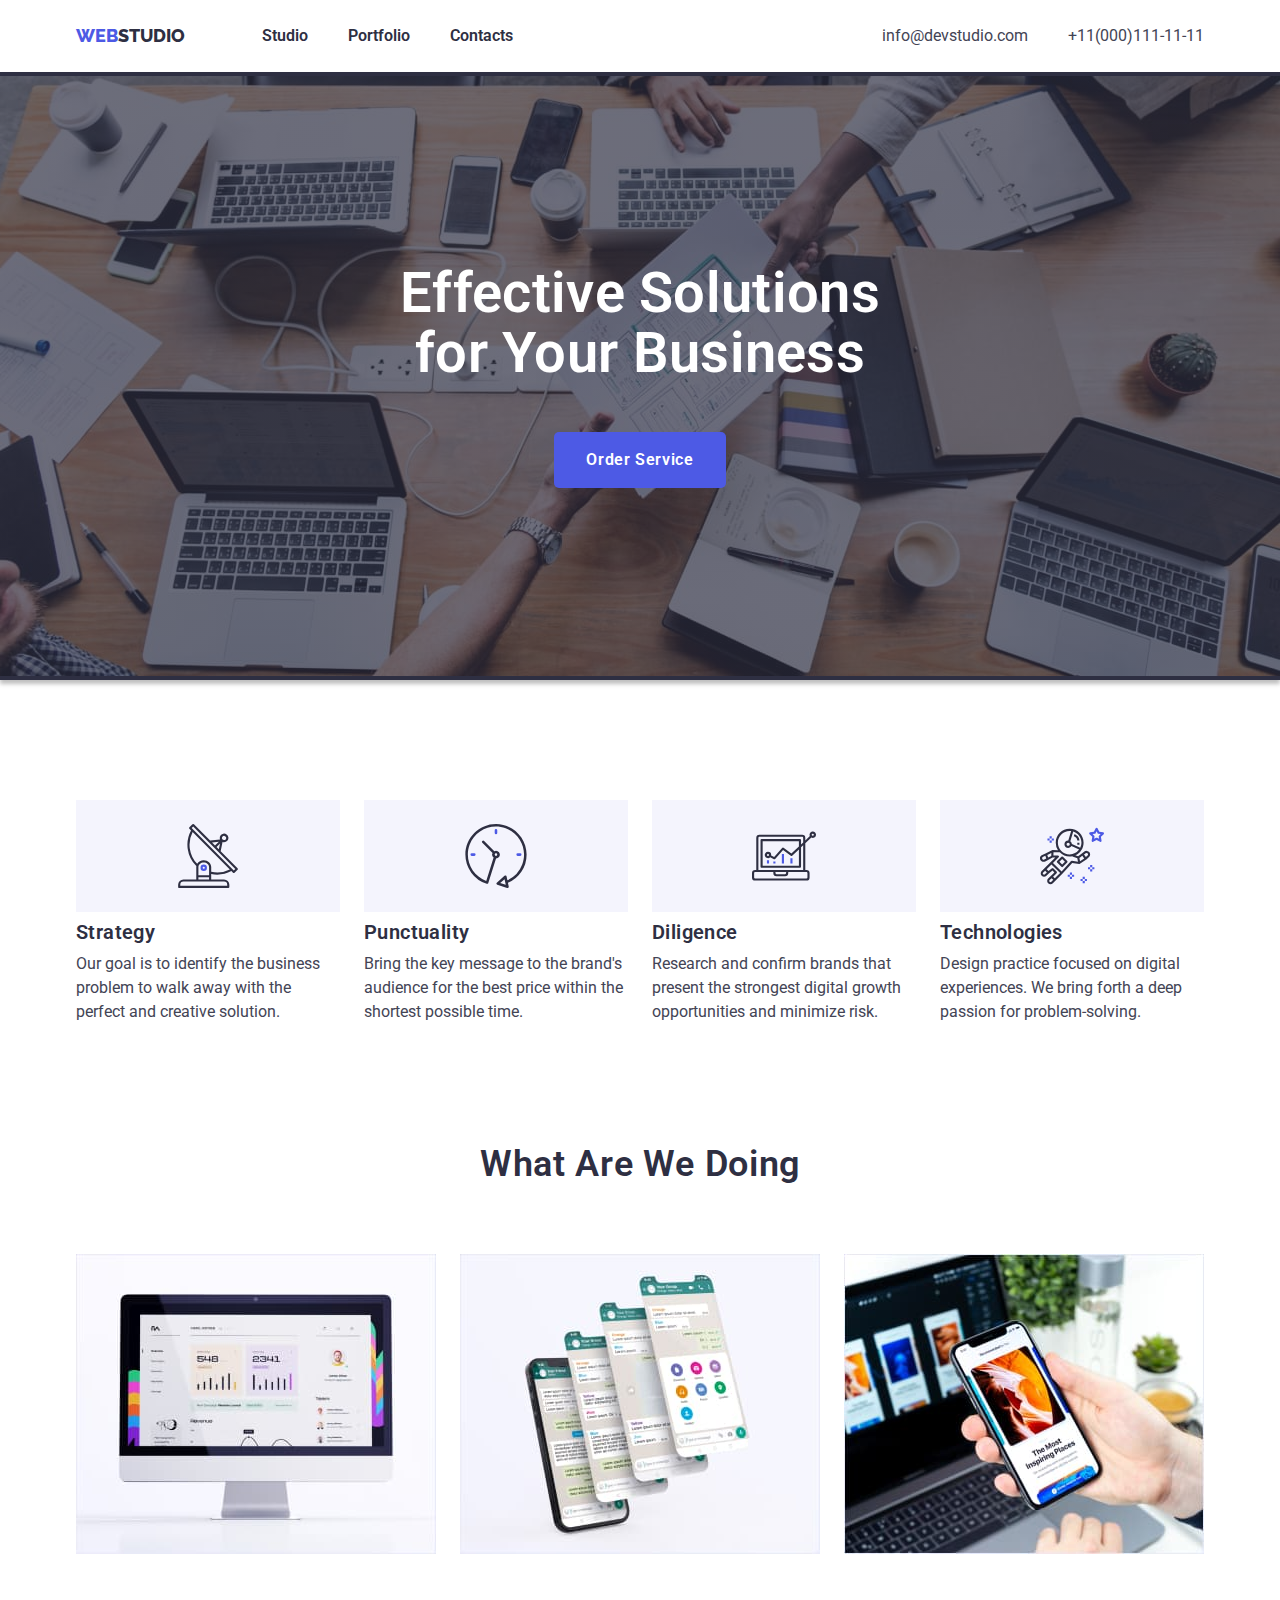
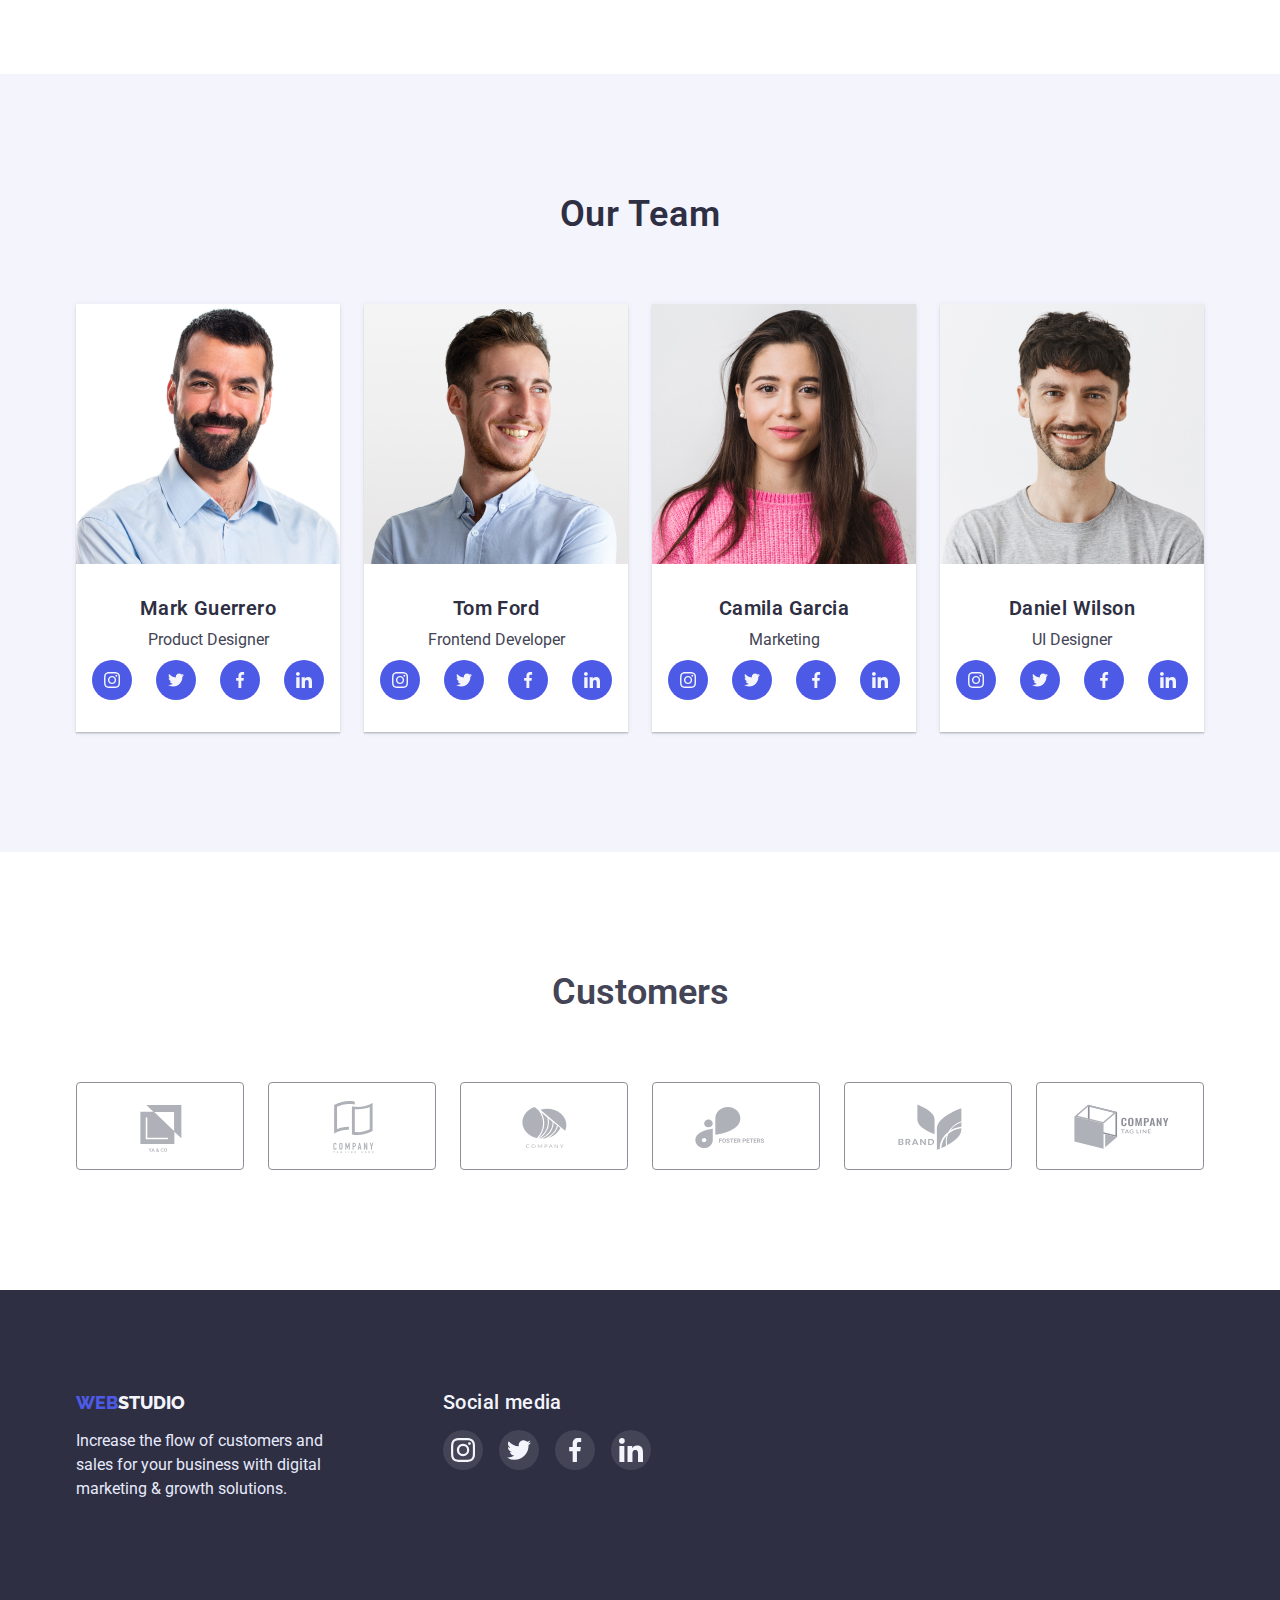
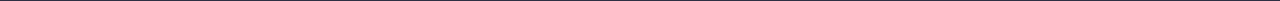
<file: index.html>
<!DOCTYPE html>
<html lang="en">

<head>
    <meta charset="UTF-8">
    <meta http-equiv="X-UA-Compatible" content="IE=edge">
    <meta name="viewport" content="width=device-width, initial-scale=1.0">
    <title>Document</title>
<link rel="stylesheet" href="./css/modern-normalize.css">   
 <link rel="preconnect" href="https://fonts.googleapis.com">
    <link rel="preconnect" href="https://fonts.gstatic.com" crossorigin>
    <link
        href="https://fonts.googleapis.com/css2?family=Montserrat:wght@400;700&family=Raleway:wght@800&family=Roboto:wght@400;500&display=swap"
        rel="stylesheet">
    <link rel="stylesheet" href="./css/styles.css">
</head>

<body>
    <header class="header">
        <div class=" head container">
        <a href="#" class="logo"> <span class="low-logo"> web</span>studio</a>
        <nav class="main-nav">
            <ul class="nav-list">
                <li class="item">
                    <a href="#" class="nav-links">Studio</a>
                </li>
                <li class="item">
                    <a href="./portfolio.html" class="nav-links">Portfolio</a>
                </li>
                <li class="item">
                    <a href="#" class="nav-links">Contacts</a>
                </li>
            </ul>
        </nav>
        
        <ul class="adress-list">
            <li class="item"> <a href="mailto:info@devstudio.com" class="contacts">info@devstudio.com</a></li>
            <li class="item"> <a href="tel:+11(000)111-11-11" class="contacts">+11(000)111-11-11</a></li>
        </ul>
        
        </div>
    </header>
    <main>
        <section class="hero">
            <div class="hero-container">
            <h1 class="hero-title">Effective Solutions for Your Business</h1>
            <button type="button" class="main-button">Order Service</button>
            </div>
        </section>
        <section class=" main" >
            <div class="container">
            <h2 class="hidden-title">features</h2>
            <ul class="card-list">
                <li class="item">
                    <div class="icon-back">
                    <svg  class="icon" width="64px" height="64px" >
                        <use href="./images/symbol-defs.svg#icon-antenna"></use>
                    </svg>
                    </div>
                    <h3 class="card-title">Strategy</h3>
                    <p class="card-text">Our goal is to identify the business
                        problem to walk away with the perfect and creative solution. </p>
                </li>
                <li class="item">
                    <div class="icon-back">
                        <svg class="icon" width="64px" height="64px">
                            <use href="./images/symbol-defs.svg#icon-clock"></use>
                        </svg>
                    </div>
                    <h3 class="card-title">Punctuality</h3>
                    <p class="card-text">Bring the key message to the brand's audience for the best price within the
                        shortest possible time.
                    </p>
                </li>
                <li class="item">
                    <div class="icon-back">
                        <svg class="icon" width="64px" height="64px">
                            <use href="./images/symbol-defs.svg#icon-diagram"></use>
                        </svg>
                    </div>
                    <h3 class="card-title">Diligence</h3>
                    <p class="card-text">Research and confirm brands that present the strongest digital growth
                        opportunities and minimize
                        risk.</p>
                </li>
                <li class="item">
                    <div class="icon-back">
                        <svg class="icon" width="64px" height="64px">
                            <use href="./images/symbol-defs.svg#icon-astronaut"></use>
                        </svg>
                    </div>
                    <h3 class="card-title">Technologies</h3>
                    <p class="card-text">Design practice focused on digital experiences. We bring forth a deep passion
                        for problem-solving.
                    </p>
                </li>
            </ul>
            </div>
        </section>
        <section class="services">
            <div class="container ">
            <h2 class="card-title advantages-title ">What Are We Doing</h2>
            <ul class="services-list">
                <li class="item">
                    <img src="images/comp.jpg" alt="computer with diagramm" width="360">
                </li>
                <li class="item">
                    <img src="images/tel.jpg" alt="interface" width="360">
                </li>
                <li class="item">
                    <img src="images/hand.jpg" alt="mobile in hand" width="360">
                </li>
            </ul>
            </div>
        </section>
        
        <section class="team-list ">
           <div class="container">
            <h2 class="card-title our-team-title "> Our Team</h2>
            <ul class="team-card-list">
                <li class="team-list-item">
                    <img src="images/mark.jpg" alt="Product Designer" width="264">
                    <div class="team-list-thumb">
                    <h3 class="card-title">Mark Guerrero</h3>
                    <p class="card-text">Product Designer</p>
                    </div>
                    <ul class="team-icons">
                        <li class="item">
                            
                                <a href="#">
                                    <svg width="16px" height="16px">
                                    <use href="./images/symbol-deffs.svg#icon-instagram-2"></use>
                                </svg>
                            </a>
                            
                        </li>
                        <li class="item">
                            <a href="#">
                                <svg width="16px" height="16px">
                                    <use href="./images/symbol-deffs.svg#icon-twitter-1"></use>
                                </svg>
                            </a>
                        
                         </li>
                         <li class="item">
                            <a href="#">
                                <svg width="16px" height="16px">
                                    <use href="./images/symbol-deffs.svg#icon-facebook-1"></use>
                                </svg>
                            </a>
                        </li>
                        <li class="item">
                            
                                <a href="#">
                                    <svg width="16px" height="16px">
                                        <use href="./images/symbol-deffs.svg#icon-linkedin-1"></use>
                                    </svg>
                                </a>
                        </li>
                    </ul>
                </li>
                <li class="team-list-item">
                    <img src="images/tom.jpg" alt="Frontend Developer" width="264">
                    <div class="team-list-thumb">
                    <h3 class="card-title">Tom Ford</h3>
                    <p class="card-text">Frontend Developer</p>
                    </div>
                    <ul class="team-icons">
                        <li class="item">
                            
                                <a href="#">
                                    <svg width="16px" height="16px">
                                        <use href="./images/symbol-deffs.svg#icon-instagram-2"></use>
                                    </svg>
                                </a>
                        </li>
                        <li class="item">
                                <a href="#">
                                    <svg width="16px" height="16px">
                                        <use href="./images/symbol-deffs.svg#icon-twitter-1"></use>
                                    </svg>
                                </a>
                        </li>
                        <li class="item">
                                <a href="#">
                                    <svg width="16px" height="16px">
                                        <use href="./images/symbol-deffs.svg#icon-facebook-1"></use>
                                    </svg>
                                </a>
                            
                        </li>
                        <li class="item">
                            
                                <a href="#">
                                    <svg width="16px" height="16px">
                                    <use href="./images/symbol-deffs.svg#icon-linkedin-1"></use>
                                </svg></a>
                            
                        </li>
                    </ul>
                </li>
                <li class="team-list-item">
                    <img src="images/camilla.jpg" alt="Marketing" width="264">
                    <div class="team-list-thumb">
                    <h3 class="card-title">Camila Garcia</h3>
                    <p class="card-text">Marketing</p>
                    </div>
                    <ul class="team-icons">
                        <li class="item">
                            
                                <a href="#">
                                    <svg width="16px" height="16px">
                                        <use href="./images/symbol-deffs.svg#icon-instagram-2"></use>
                                    </svg>
                                </a>
                            
                        </li>
                        <li class="item">
                                <a href="#">
                                    <svg width="16px" height="16px">
                                        <use href="./images/symbol-deffs.svg#icon-twitter-1"></use>
                                    </svg>
                                </a>
                        </li>
                        <li class="item">
                                <a href="#">
                                    <svg width="16px" height="16px">
                                        <use href="./images/symbol-deffs.svg#icon-facebook-1"></use>
                                    </svg>
                                </a>
                            
                        </li>
                        <li class="item">
                            
                                <a href="#">
                                    <svg width="16px" height="16px">
                                        <use href="./images/symbol-deffs.svg#icon-linkedin-1"></use>
                                    </svg>
                                </a>
                            
                        </li>
                    </ul>
                </li>
                <li class="team-list-item">
                    <img src="images/daniel.jpg" alt="UI Designer" width="264">
                    <div class="team-list-thumb">
                    <h3 class="card-title">Daniel Wilson</h3>
                    <p class="card-text">UI Designer</p>
                    </div>
                    <ul class="team-icons">
                        <li class="item">
                            
                                <a href="#">
                                    <svg width="16px" height="16px">
                                        <use href="./images/symbol-deffs.svg#icon-instagram-2"></use>
                                    </svg>
                                </a>
                            
                        </li>
                        <li class="item">
                                <a href="#">
                                    <svg width="16px" height="16px" >
                                        <use href="./images/symbol-deffs.svg#icon-twitter-1"></use>
                                    </svg>
                                </a>
                            
                        </li>
                        <li class="item">
                                <a href="#">
                                    <svg width="16px" height="16px">
                                        <use href="./images/symbol-deffs.svg#icon-facebook-1"></use>
                                    </svg>
                                </a>
                            
                        </li>
                        <li class="item">
                            
                                <a href="#">
                                    <svg width="16px" height="16px">
                                        <use href="./images/symbol-deffs.svg#icon-linkedin-1"></use>
                                    </svg>
                                </a>
                            
                        </li>
                    </ul>
                </li>
            </ul>
            </div>
        </section>

        <section class="customers-list">
            <div class="container">
            <h2 class="customers-title">Customers</h2>
            <ul class="customers-icons">
                <li class="item">
                    <a href="#" class="customers-links">
                    <svg class="custom-svg" widht="104px" height="56px" >
                        <use href="./images/symbol-deffs.svg#icon-logo" ></use>
                    </svg>
                    </a>
                </li>
  
                <li class="item">
                    <a href="#" class="customers-links">
                    <svg class="custom-svg" widht="104" height="56">
                        <use href="./images/symbol-deffs.svg#icon-logo-1" ></use>
                    </svg>
                    </a>
                </li>
                
                <li class="item">
                    <a href="#" class="customers-links">
                    <svg class="custom-svg" widht="104" height="56">
                        <use href="./images/symbol-deffs.svg#icon-logo-2" ></use>
                    </svg>
                    </a>
                </li>
                
                <li class="item">
                 <a href="#" class="customers-links">
                    <svg class="custom-svg" widht="104" height="56">
                        <use href="./images/symbol-deffs.svg#icon-logo-3" ></use>
                    </svg>
                 </a>
                </li>
                 
                <li class="item">
                    <a href="#" class="customers-links">
                    <svg class="custom-svg" widht="104" height="56" >
                        <use href="./images/symbol-deffs.svg#icon-logo-4" ></use>
                    </svg>
                    </a>
                </li> 
                
                <li class="item">
                    <a href="#" class="customers-links">
                    <svg class="custom-svg" widht="104" height="56">
                        <use href="./images/symbol-deffs.svg#icon-logo-5" ></use>
                    </svg>
                    </a>
                </li>
            </ul>
            </div>
        </section>
        

    </main>
    <footer class="footer">
        <div class="container">
            <div class="logo-container">
        <a href="#" class="foot-logo"> <span class="low-logo"> web</span>studio</a>
        <p class="footer-text">Increase the flow of customers and <br> sales for your business with digital <br> marketing &
            growth solutions.
        </p>
            </div>
            <div class="social-container">
                <h3 class="social-title"> Social media</h3>
                <ul class="social-list">
                    <li class="item">
                        <a class="social-links" href="#">
                            <svg width="24" height="24">
                                <use href="./images/symbol-deffs.svg#icon-instagram-2">

                                </use>
                            </svg>
                        </a>
                    </li>
                    <li class="item">
                        <a href="#" class="social-links">
                            <svg  width="24" height="24">
                                <use href="./images/symbol-deffs.svg#icon-twitter-1">
                    
                                </use>
                            </svg>
                        </a>
                    </li>
                    <li class="item">
                        <a href="#" class="social-links">
                            <svg  width="24" height="24">
                                <use href="./images/symbol-deffs.svg#icon-facebook-1">
                    
                                </use>
                            </svg>
                        </a>
                    </li>
                    <li class="item">
                        <a href="#" class="social-links">
                            <svg  width="24" height="24">
                                <use href="./images/symbol-deffs.svg#icon-linkedin-1">
                    
                                </use>
                            </svg>
                        </a>
                    </li>
                </ul>
            </div>
        </div>
    </footer>
</body>

</html>
</file>
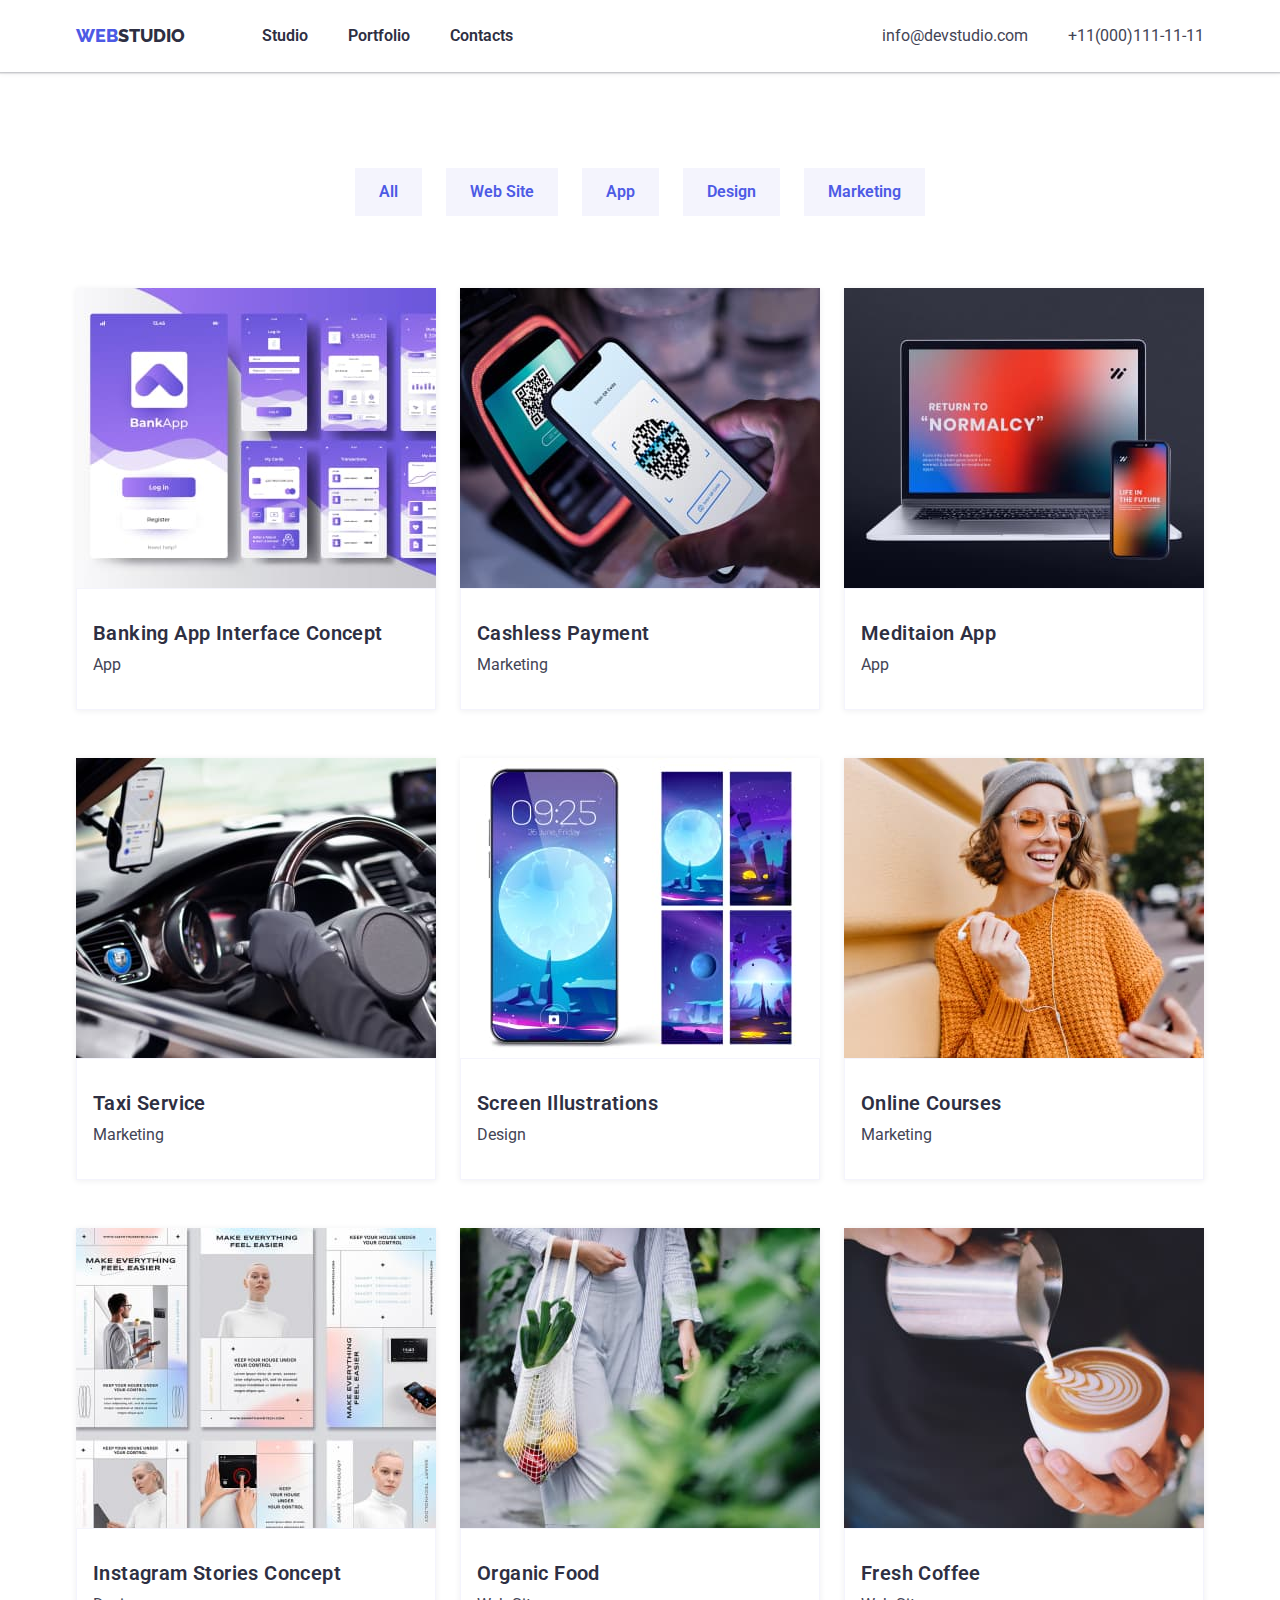
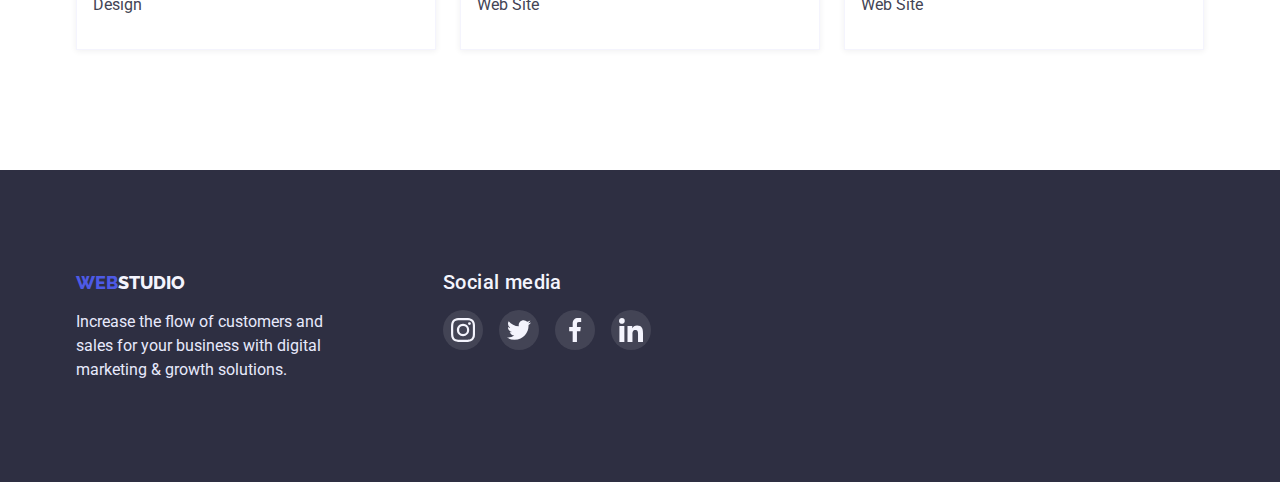
<file: portfolio.html>
<!DOCTYPE html>
<html lang="en">

<head>
    <meta charset="UTF-8">
    <meta http-equiv="X-UA-Compatible" content="IE=edge">
    <meta name="viewport" content="width=device-width, initial-scale=1.0">
    <title>Document</title>
    <link rel="stylesheet" href="./css/modern-normalize.css">
    <link rel="preconnect" href="https://fonts.googleapis.com">
    <link rel="preconnect" href="https://fonts.gstatic.com" crossorigin>
    <link
        href="https://fonts.googleapis.com/css2?family=Montserrat:wght@400;700&family=Raleway:wght@800&family=Roboto:wght@400;500&display=swap"
        rel="stylesheet">
    <link rel="stylesheet" href="./css/styles.css">


</head>

<body>
    <header class="header">
        <div class=" head container">
            <a href="#" class="logo"> <span class="low-logo"> web</span>studio</a>
            <nav class="main-nav">
                <ul class="nav-list">
                    <li class="item">
                        <a href="./index.html" class="nav-links">Studio</a>
                    </li>
                    <li class="item">
                        <a href="#" class="nav-links">Portfolio</a>
                    </li>
                    <li class="item">
                        <a href="#" class="nav-links">Contacts</a>
                    </li>
                </ul>
            </nav>
            <ul class="adress-list">
                <li class="item"> <a href="mailto:info@devstudio.com" class="contacts">info@devstudio.com</a></li>
                <li class="item"> <a href="tel:+11(000)111-11-11" class="contacts">+11(000)111-11-11</a></li>
            </ul>
        </div>
    </header>

    <main>
        <section class="filtr">
            <div class="container">
            <h1 class="hidden-title">portfolio-button-list</h1>
            <ul class="button-list">
                <li class="item">
                    <button type="button" class="button">All</button>
                </li>
                <li class="item">
                    <button type="button" class="button">Web Site</button>
                </li>
                <li class="item">
                    <button type="button" class="button">App</button>
                </li>
                <li class="item">
                    <button type="button" class="button">Design</button>
                </li>
                <li class="item">
                    <button type="button" class="button">Marketing</button>
                </li>
            </ul>

            <ul class="img-card-list">
                <li class="item">
                    <img src="images/one.jpg" alt="app" width="360">
                    <div class="card-thumb">
                    <h2 class="card-title">Banking App Interface Concept</h2>
                    <p class="card-text">App</p>
                    </div>
                </li>
                <li class="item">
                    <img src="images/two.jpg" alt="marketing" width="360">
                    <div class="card-thumb">
                    <h2 class="card-title">Cashless Payment</h2>
                    <p class="card-text">Marketing</p>
                </div>
                </li>
                <li class="item">
                    <img src="images/three.jpg" alt="app" width="360">
                    <div class="card-thumb">
                    <h2 class="card-title">Meditaion App</h2>
                    <p class="card-text">App</p>
                </div>
                </li>
                <li class="item">
                    <img src="images/four.jpg" alt="marketing" width="360">
                    <div class="card-thumb">
                    <h3 class="card-title">Taxi Service</h2>
                        <p class="card-text">Marketing</p>
                    </div>
                </li>
                <li class="item">
                    <img src="images/five.jpg" alt="design" width="360">
                    <div class="card-thumb">
                    <h3 class="card-title"> Screen Illustrations</h2>
                        <p class="card-text">Design</p>
                    </div>
                </li>
                <li class="item">
                    <img src="images/six.jpg" alt="marketing" width="360">
                    <div class="card-thumb">
                    <h3 class="card-title">Online Courses</h2>
                        <p class="card-text">Marketing</p>
                    </div>
                </li>
                <li class="item">
                    <img src="images/seven.jpg" alt="design" width="360">
                    <div class="card-thumb">
                    <h2 class="card-title">Instagram Stories Concept</h2>
                    <p class="card-text">Design</p>
                </div>
                </li>
                <li class="item">
                    <img src="images/eight.jpg" alt="web site" width="360">
                    <div class="card-thumb">
                    <h2 class="card-title">Organic Food</h2>
                    <p class="card-text">Web Site</p>
                </div>
                </li>
                <li class="item">
                    <img src="images/nine.jpg" alt="web site" width="360">
                    <div class="card-thumb">
                    <h2 class="card-title">Fresh Coffee</h2>
                    <p class="card-text">Web Site</p>
                    </div>

                </li>


            </ul>
            </div>
        </section>
    </main>
    <footer class="footer">
        <div class="container">
            <div class="logo-container">
                <a href="#" class="foot-logo"> <span class="low-logo"> web</span>studio</a>
                <p class="footer-text">Increase the flow of customers and <br> sales for your business with digital <br>
                    marketing &
                    growth solutions.
                </p>
            </div>
            <div class="social-container">
                <h3 class="social-title"> Social media</h3>
                <ul class="social-list">
                    <li class="item">
                        <a class="social-links" href="#">
                            <svg width="24" height="24">
                                <use href="./images/symbol-deffs.svg#icon-instagram-2">
    
                                </use>
                            </svg>
                        </a>
                    </li>
                    <li class="item">
                        <a href="#" class="social-links">
                            <svg width="24" height="24">
                                <use href="./images/symbol-deffs.svg#icon-twitter-1">
    
                                </use>
                            </svg>
                        </a>
                    </li>
                    <li class="item">
                        <a href="#" class="social-links">
                            <svg width="24" height="24">
                                <use href="./images/symbol-deffs.svg#icon-facebook-1">
    
                                </use>
                            </svg>
                        </a>
                    </li>
                    <li class="item">
                        <a href="#" class="social-links">
                            <svg width="24" height="24">
                                <use href="./images/symbol-deffs.svg#icon-linkedin-1">
    
                                </use>
                            </svg>
                        </a>
                    </li>
                </ul>
            </div>
        </div>
    </footer>
</body>

</html>
</file>
<file: css/styles.css>
/* font-family: 'Montserrat',
sans-serif;
font-family: 'Raleway',
sans-serif;
font-family: 'Roboto',
sans-serif; */
:root {
    /* iris */
    --primary-brand: #4d5ae5;
    /* navy blue  */
    --dark: #2e2f42;
    /* green */
    --success: #31d0aa;
    /* slate  */
    --text: #434455;
    /* ligth slate  */
    --subtle-text: #8e8f99;
    /* cornflower  */
    --accent: #e7e9fc;
    /* cloud  */
    --light: #f4f4fd;

}

/* box-shadow: 0px 2px 1px -1px rgba(0, 0, 0, 0.2),
0px 1px 1px 0px rgba(0, 0, 0, 0.14),
0px 1px 3px 0px rgba(0, 0, 0, 0.12); */


body {
    font-family: 'Roboto', sans-serif;
    color: var(--text);
    background-color: #ffffff;

}

.icon-back {
    width: 264px;
    height: 112px;
    background-color: #f4f4fd;

    display: flex;
    justify-content: center;
    align-items: center;
    margin-bottom: 8px;
}

h1,
h2,
h3,
h4,
h5,
h6,
p {
    margin: 0;
}

ul {
    padding-left: 0;
}

.container {
    width: 1158px;
    margin-left: auto;
    margin-right: auto;
    /* display: flex; */
    padding-left: 15px;
    padding-right: 15px;
}

.hidden-title {
    display: none;
}

/* HEADER  */
.header {
    height: 72px;
    box-shadow: 0px 2px 1px rgba(46, 47, 66, 0.08),
        0px 1px 1px rgba(46, 47, 66, 0.16),
        0px 1px 6px rgba(46, 47, 66, 0.08);
}

.logo {
    font-family: 'Raleway';
    font-style: normal;
    font-weight: 800;
    font-size: 18px;
    line-height: 1.2;
    text-decoration: none;
    color: var(--dark);
    text-transform: uppercase;
    padding-top: 24px;
    padding-bottom: 24px;

}

.foot-logo {
    font-family: 'Raleway';
    font-style: normal;
    font-weight: 800;
    font-size: 18px;
    line-height: 1.2;
    text-decoration: none;
    color: var(--light);
    text-transform: uppercase;

}

.low-logo {
    color: var(--primary-brand);
    text-transform: uppercase;
}

.head {
    display: flex;
    /* justify-content: space-between; */
    align-items: center;
}


.nav-list {
    display: flex;
    /* margin-left: 77px; */
    align-items: center;

    margin-top: 0;
    margin-bottom: 0;

}

.adress-list .item:last-child {
    margin: 0;
}

.adress-list {
    display: flex;
    align-items: center;
    /* padding-left: auto; */
    margin-left: auto;
    margin-top: 0;
    margin-bottom: 0;
}

.adress-list .item {

    margin-right: 40px;

    padding-top: 24;
    padding-bottom: 24;
    display: block;

}

.nav-list .item {
    margin-right: 40px;

    padding-top: 24px;
    padding-bottom: 24px;
    display: block;
}

.nav-list .item:last-child {
    margin-right: 0;
}

.nav-links {
    text-decoration: none;
    font-family: 'Roboto';

    font-weight: 600;
    font-size: 16px;
    line-height: 1.5;
    color: var(--dark);
    padding-top: 24px;
    padding-bottom: 24px;


}

.nav-links:hover,
.nav-links:focus {
    color: var(--primary-brand);

}

.main-nav {
    margin-left: 77px;

}

.main {
    padding-top: 120px;
    padding-bottom: 120px;
}

.contacts {
    font-family: 'Roboto';
    font-style: normal;
    font-weight: 400;
    font-size: 16px;
    line-height: 1.5;
    text-decoration: none;
    color: var(--text);
    padding-top: 24px;
    padding-bottom: 24px;
}

.contacts:hover,
.contacts:focus {
    color: var(--primary-brand);
}

ul {
    list-style-type: none;
    margin-top: 0;
    margin-bottom: 0;
}

img {
    display: block;
    width: 100%;
    height: auto;
}

/* HERO  */
.hero {
    text-align: center;
    padding-bottom: 192px;
}

.hero-container {
    width: 492px;
    margin: 0 auto;
}

.button {
    background-color: var(--light);
    color: var(--primary-brand);
    font-family: 'Roboto';
    font-style: normal;
    font-weight: 600;
    font-size: 16px;
    line-height: 1.5;
    cursor: pointer;
    border: none;

}

.button:hover,
.button:focus {
    background-color: var(--primary-brand);
    color: #ffffff
}

.card-title {
    font-family: 'Roboto';
    font-style: normal;
    font-weight: 600;
    font-size: 20px;
    line-height: 1.2;
    /* identical to box height, or 120% */

    letter-spacing: 0.02em;
    color: var(--dark);
}

.card-text {
    font-family: 'Roboto';

    font-size: 16px;
    line-height: 1.5;
}



.main-button {
    background-color: var(--primary-brand);
    color: #ffffff;
    font-family: 'Roboto';
    font-style: normal;
    font-weight: 600;
    font-size: 16px;
    line-height: 1.5;
    cursor: pointer;
    border: none;
    padding: 16px 32px;

    letter-spacing: 0.04em;
    border-radius: 5px;
}

.main-button:hover,
.main-button:focus {
    background-color: var(--primary-brand);
    color: #ffffff
}

.team-list {
    background-color: var(--light);
}

.team-list-item {
    background-color: #ffffff;
    box-shadow: 0px 2px 1px rgba(46, 47, 66, 0.08),
        0px 1px 1px rgba(46, 47, 66, 0.16),
        0px 1px 6px rgba(46, 47, 66, 0.08);
}

/* MAIN  */

.card-list {
    display: flex;
    padding-left: 0;

    margin-top: 0;
    margin-bottom: 0;
}

.card-list .item {
    display: block;
    margin-right: 24px;

}

.card-list .item:last-child {
    margin-right: 0;
}

.card-list .item:first-child {
    margin-left: 0;

}

.card-title {
    margin-bottom: 8px;

}

.services-list {
    margin-top: 0;
    margin-bottom: 0;
    /* display: flex; */
    padding-left: 0;

}

.services-list {
    display: flex;
    justify-content: space-between;
}

.advantages-title {
    text-align: center;
    margin-bottom: 70px;
    font-style: normal;
    font-weight: 600;
    font-size: 36px;
    line-height: 40px;
}

.services {
    padding-bottom: 120px;
}

.team-card-list {
    display: flex;
    justify-content: space-between;
    margin-top: 0;
    margin-bottom: 0;
    padding-bottom: 120px;

}

.our-team-title {
    text-align: center;
    margin-bottom: 70px;
    font-style: normal;
    font-weight: 600;
    font-size: 36px;
    line-height: 40px;
}

.team-list-thumb {
    padding: 32px 16px 8px 16px;
    text-align: center;
}

.team-list {
    padding-top: 120px;
}

.button-list {
    display: flex;
    /* margin-left: 474px;
        margin-right: 474px; */
    justify-content: center;
    ;
}

.button-list .item {
    margin-right: 24px;
}

.button-list .item:last-child {
    margin-right: 0;
}

.button-list .button {
    padding: 12px 24px;
}

.img-card-list {
    width: 100%;
    display: flex;
    flex-wrap: wrap;

    margin-top: 72px;
}

.img-card-list .item {
    width: calc((100% - 48px) / 3);
    margin-right: 24px;
    margin-bottom: 48px;
    box-shadow: 0px 1px 6px rgba(46, 47, 66, 0.08);
}

.img-card-list .item:nth-child(3n + 3) {
    margin-right: 0;
}

.img-card-list .item:nth-child(n + 7) {
    margin-bottom: 0;
}

.card-thumb {
    padding-left: 16px;
    padding-top: 32px;
    padding-bottom: 32px;
    padding-right: 16px;
    border: 0.5px solid #F4F4FD;
}

.filtr {
    padding-top: 96px;
    padding-bottom: 120px;
}

.team-icons {
    display: flex;
    justify-content: space-between;
    padding-left: 16px;
    padding-right: 16px;
    padding-bottom: 32px;
}

.team-icons .item {

    background-color: #4d5ae5;
    border-radius: 50%;
    width: 40px;
    height: 40px;

}


.team-icons .item:hover {
    background-color: #31d0aa;
}


.team-icons a {
    display: flex;
    justify-content: center;
    align-items: center;
    border-radius: 50%;
    width: 40px;
    height: 40px;
}

.customers-icons {
    display: flex;
    justify-content: center;
    gap: 24px;


}

.customers-icons .item {
    display: flex;
    justify-content: center;
    align-items: center;

    border-radius: 4px;
    width: calc((100% - 5 * 24px) / 6);
    height: 88px;
    fill: currentColor;
}

.customers-icons a:hover {
    border: 1px solid #4d5ae5;
    border-radius: 4px;


}


.custom-svg {

    fill: currentColor;
    height: 56px;
    width: 104px;

}

.customers-links:hover svg {
    fill: #4d5ae5;
}





.customers-list {
    padding-top: 120px;
    padding-bottom: 120px;
}

.customers-links {
    display: flex;
    justify-content: center;
    align-items: center;
    color: #AFB1B8;
    border: 1px solid #8e8f99;
    border-radius: 4px;
    width: 100%;
    height: 100%;
}


.customers-title {
    text-align: center;
    margin-bottom: 70px;
    font-style: normal;
    font-weight: 600;
    font-size: 36px;
    line-height: 40px;
}


/* FOOTER  */

.footer {
    background-color: var(--dark);
    padding-top: 100px;
    padding-bottom: 100px;
}

.footer-text {
    color: var(--accent);
    font-size: 16px;
    line-height: 1.5;
    margin-top: 16px;
}


.hero {
    
    background-color: var(--dark);
    padding-top: 192px;
    padding-bottom: 192px;
    background-image: linear-gradient(rgba(46, 47, 66, 0.7), rgba(46, 47, 66, 0.7)), url(../images/peopleoffice1.jpg);
    background-repeat: no-repeat;
    background-position: center;
    background-size: 1440px;
    box-shadow: 0px 4px 4px rgb(0 0 0 / 25%);
}

.hero-title {


    font-weight: 600;
    font-size: 56px;
    line-height: 1.07;
    letter-spacing: 0.3px;
    color: #ffffff;
    margin-bottom: 48px;
}

.social-list {
    display: flex;
    justify-content: left;
    gap: 16px;
}

.social-list a:hover {
    background-color: #31d0aa;
}

.social-links {
    display: flex;
    justify-content: center;
    align-items: center;
    width: 40px;
    height: 40px;
    border-radius: 50%;
    background: rgba(255, 255, 255, 0.1);
}

.footer .container {
    display: flex;
    align-items: baseline;
}

.social-container {
    margin-left: 120px;
}

.social-title {
    margin: 0px 0px 16px 0px;
    font-weight: 500;
    font-size: 20px;
    line-height: 1.2;
    letter-spacing: 0.02em;
    color: var(--light)
}
</file>
